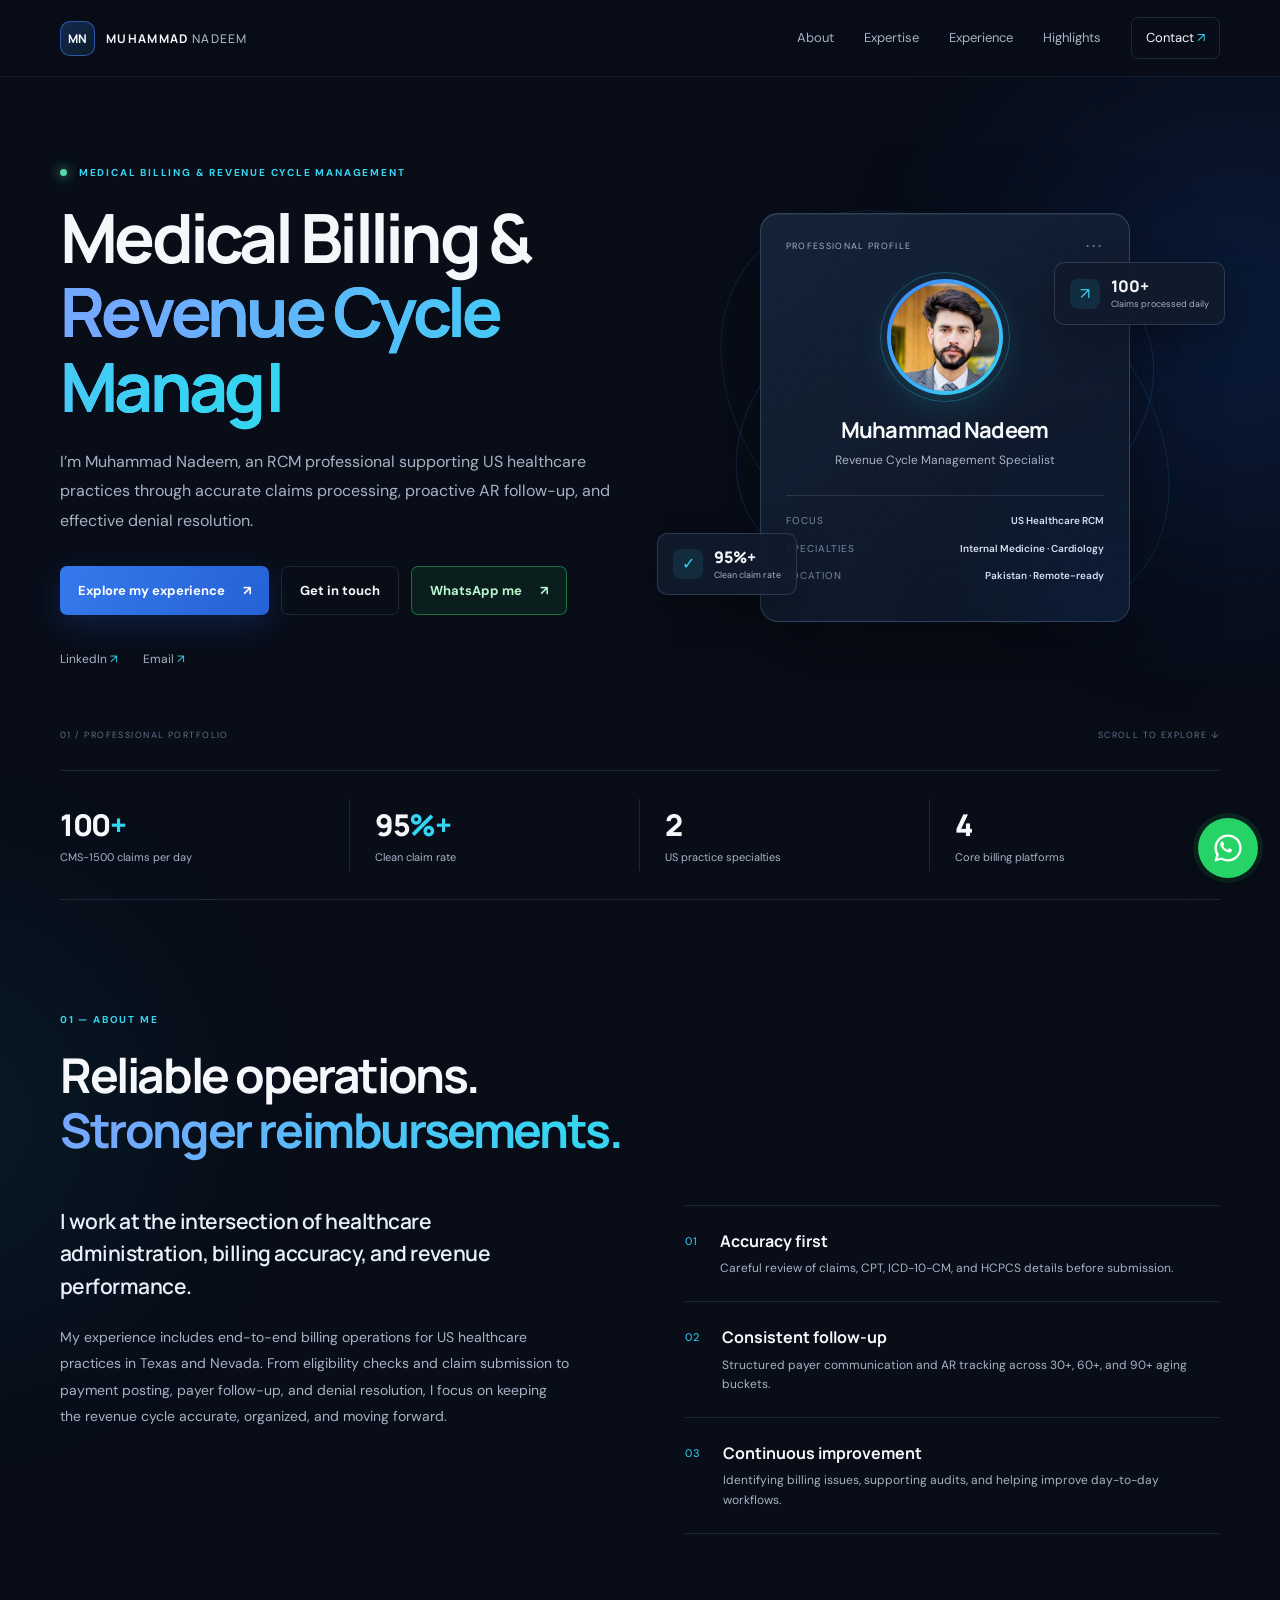
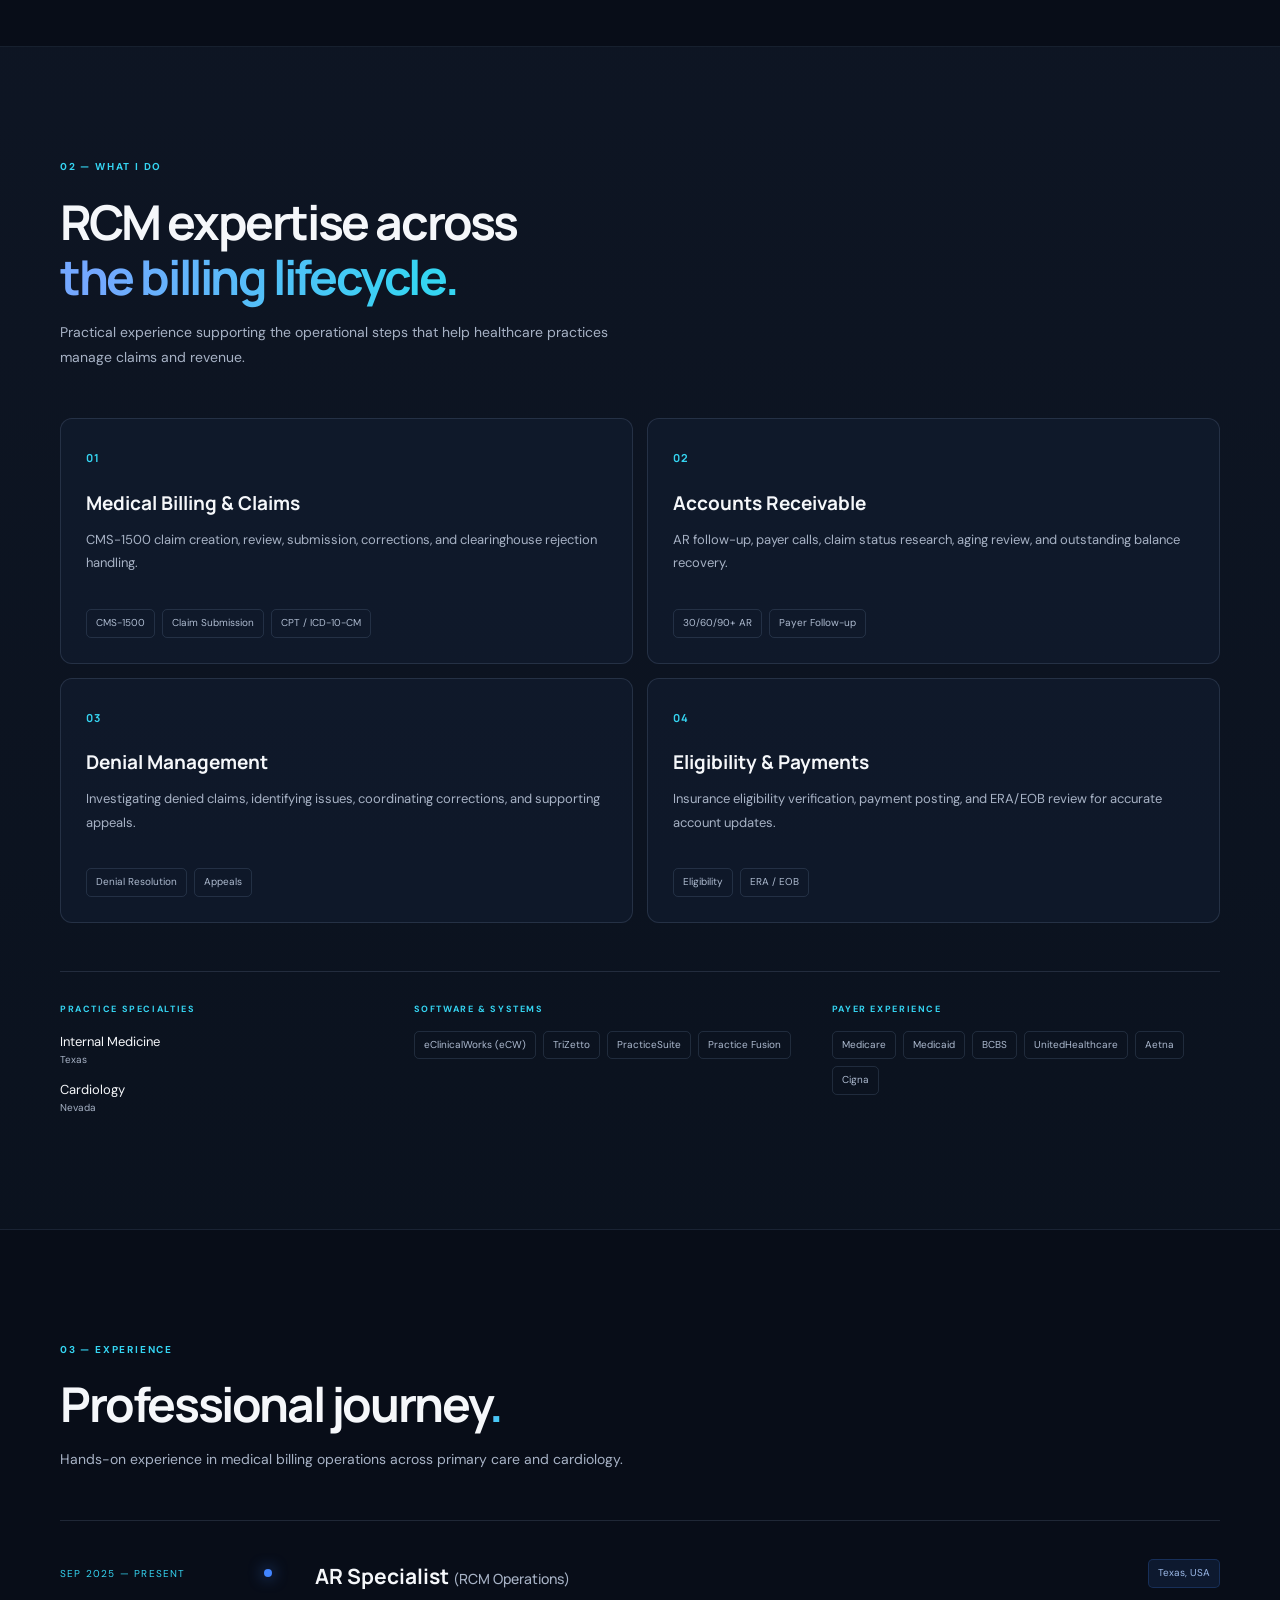
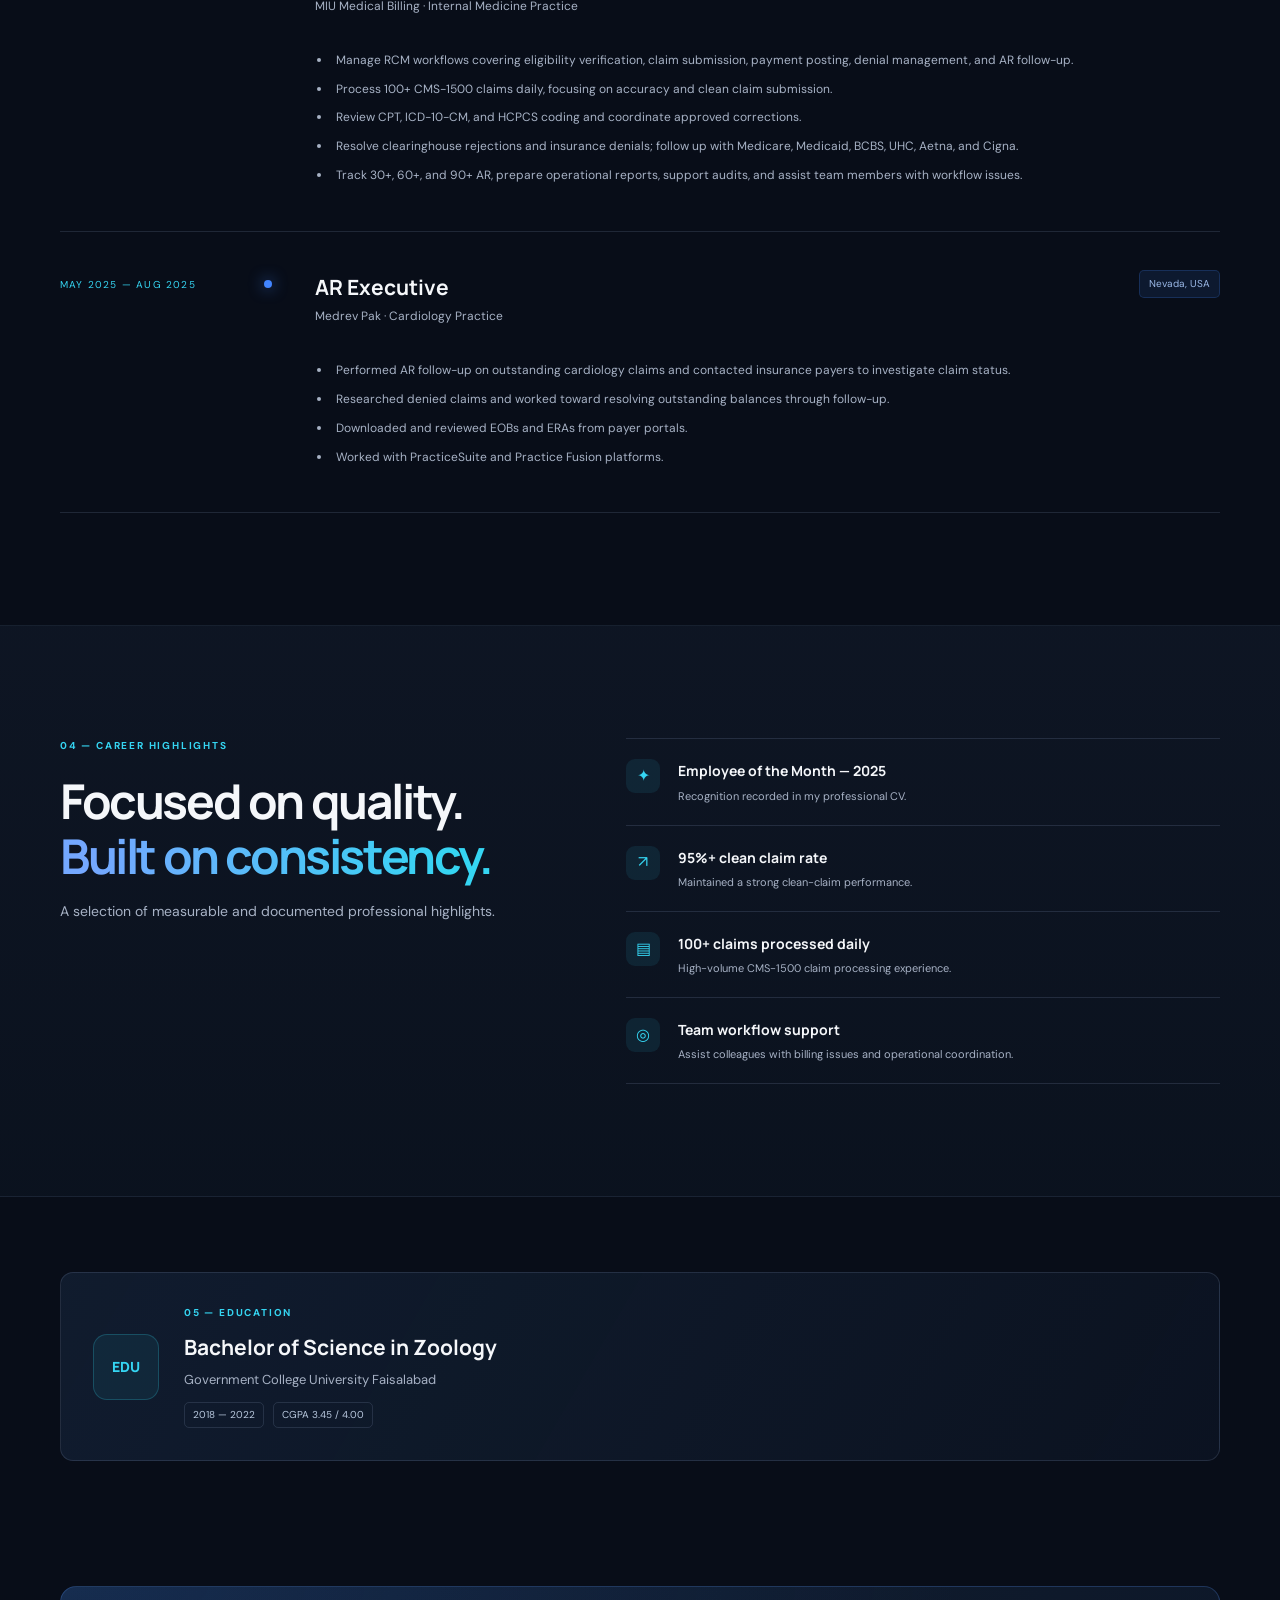
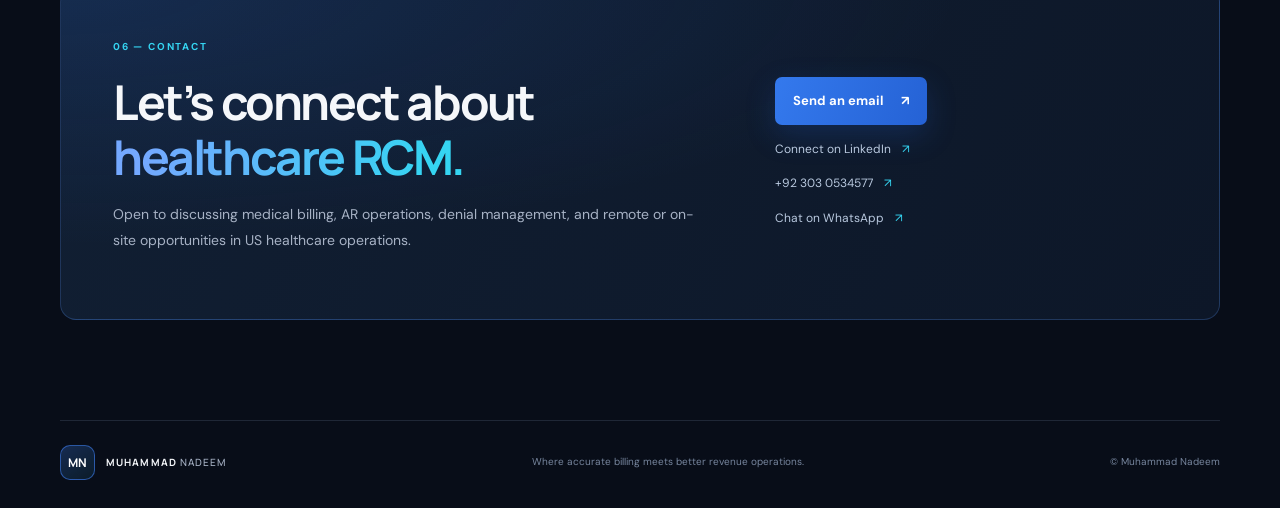
<file: index.html>
<!doctype html>
<html lang="en">
<head>
  <meta charset="utf-8">
  <meta name="viewport" content="width=device-width, initial-scale=1">
  <meta name="theme-color" content="#080d18">
  <meta name="description" content="Muhammad Nadeem is a Revenue Cycle Management specialist experienced in US medical billing, AR management, denial resolution, and end-to-end RCM operations.">
  <meta name="author" content="Muhammad Nadeem">
  <meta property="og:type" content="website">
  <meta property="og:title" content="Muhammad Nadeem | RCM Specialist">
  <meta property="og:description" content="Medical Billing, AR Management, Denial Resolution and Revenue Cycle Operations.">
  <meta property="og:image" content="assets/favicon/ri-mark.svg">
  <title>Muhammad Nadeem | RCM Specialist</title>
  <link rel="icon" type="image/svg+xml" href="assets/favicon/ri-mark.svg">
  <link rel="preconnect" href="https://fonts.googleapis.com">
  <link rel="preconnect" href="https://fonts.gstatic.com" crossorigin>
  <link href="https://fonts.googleapis.com/css2?family=DM+Sans:wght@400;500;600;700&family=Manrope:wght@400;500;600;700;800&display=swap" rel="stylesheet">
  <link rel="stylesheet" href="style.css">
  <script src="script.js" defer></script>
</head>
<body>
  <div class="ambient ambient-one" aria-hidden="true"></div>
  <div class="ambient ambient-two" aria-hidden="true"></div>
  <header class="site-header">
    <nav class="nav shell" aria-label="Main navigation">
      <a class="brand" href="#home" aria-label="Muhammad Nadeem home"><span class="brand-mark">MN</span><span>MUHAMMAD <b>NADEEM</b></span></a>
      <button class="menu-toggle" type="button" aria-label="Open navigation menu" aria-expanded="false" aria-controls="nav-links">
        <span></span><span></span><span></span>
      </button>
      <div class="nav-links" id="nav-links">
        <a href="#about">About</a><a href="#expertise">Expertise</a><a href="#experience">Experience</a><a href="#highlights">Highlights</a><a class="nav-cta" href="#contact">Contact <span>↗</span></a>
      </div>
    </nav>
  </header>

  <main>
    <section class="hero shell section" id="home">
      <div class="hero-copy">
        <p class="eyebrow"><span class="status-dot"></span> MEDICAL BILLING &amp; REVENUE CYCLE MANAGEMENT</p>
        <h1>Medical Billing &amp; <span class="typed-wrap"><span id="typed-word">Revenue Cycle Management</span><span class="typing-cursor" aria-hidden="true">|</span></span></h1>
        <p class="hero-lead">I’m Muhammad Nadeem, an RCM professional supporting US healthcare practices through accurate claims processing, proactive AR follow-up, and effective denial resolution.</p>
        <div class="hero-actions">
          <a class="button button-primary" href="#experience">Explore my experience <span>↗</span></a>
          <a class="button button-quiet" href="#contact">Get in touch</a>
          <a class="button button-whatsapp" href="https://wa.me/923030534577?text=Hello%20Muhammad%2C%20I%20am%20interested%20in%20your%20medical%20billing%20services." target="_blank" rel="noopener noreferrer">WhatsApp me <span>↗</span></a>
        </div>
        <div class="social-links">
          <a href="https://www.linkedin.com/in/muhammad-nadeem-297510421/" target="_blank" rel="noopener noreferrer">LinkedIn <span>↗</span></a>
          <a href="mailto:nadeemscientist44@gmail.com" data-email-link>Email <span>↗</span></a>
        </div>
      </div>
      <div class="hero-visual" aria-label="Professional summary">
        <div class="orbit orbit-a"></div><div class="orbit orbit-b"></div>
        <div class="profile-card">
          <div class="profile-top"><span class="mini-label">PROFESSIONAL PROFILE</span><span class="card-dots">•••</span></div>
          <div class="profile-photo-wrap"><span class="photo-fallback">MN</span><img class="profile-photo" src="assets/profile-photo.jpg" alt="Professional profile photo of Muhammad Nadeem" onerror="this.style.display='none'"></div>
          <h2>Muhammad Nadeem</h2>
          <p>Revenue Cycle Management Specialist</p>
          <div class="profile-divider"></div>
          <div class="profile-meta"><span>FOCUS</span><strong>US Healthcare RCM</strong></div>
          <div class="profile-meta"><span>SPECIALTIES</span><strong>Internal Medicine · Cardiology</strong></div>
          <div class="profile-meta"><span>LOCATION</span><strong>Pakistan · Remote-ready</strong></div>
          <div class="profile-glow"></div>
        </div>
        <div class="floating-chip chip-top"><span class="chip-icon">↗</span><span><b>100+</b><small>Claims processed daily</small></span></div>
        <div class="floating-chip chip-bottom"><span class="chip-icon">✓</span><span><b>95%+</b><small>Clean claim rate</small></span></div>
      </div>
      <div class="hero-bottom"><span>01 / PROFESSIONAL PORTFOLIO</span><span>SCROLL TO EXPLORE ↓</span></div>
    </section>

    <section class="metrics shell" aria-label="Career highlights">
      <div class="metric"><strong>100<span>+</span></strong><p>CMS-1500 claims per day</p></div>
      <div class="metric"><strong>95<span>%+</span></strong><p>Clean claim rate</p></div>
      <div class="metric"><strong>2</strong><p>US practice specialties</p></div>
      <div class="metric"><strong>4</strong><p>Core billing platforms</p></div>
    </section>

    <section class="section shell" id="about">
      <div class="section-heading"><p class="eyebrow">01 — ABOUT ME</p><h2>Reliable operations.<br><span>Stronger reimbursements.</span></h2></div>
      <div class="about-grid">
        <div class="about-intro"><p class="large-copy">I work at the intersection of healthcare administration, billing accuracy, and revenue performance.</p><p>My experience includes end-to-end billing operations for US healthcare practices in Texas and Nevada. From eligibility checks and claim submission to payment posting, payer follow-up, and denial resolution, I focus on keeping the revenue cycle accurate, organized, and moving forward.</p></div>
        <div class="about-side">
          <div class="principle"><span class="principle-number">01</span><div><h3>Accuracy first</h3><p>Careful review of claims, CPT, ICD-10-CM, and HCPCS details before submission.</p></div></div>
          <div class="principle"><span class="principle-number">02</span><div><h3>Consistent follow-up</h3><p>Structured payer communication and AR tracking across 30+, 60+, and 90+ aging buckets.</p></div></div>
          <div class="principle"><span class="principle-number">03</span><div><h3>Continuous improvement</h3><p>Identifying billing issues, supporting audits, and helping improve day-to-day workflows.</p></div></div>
        </div>
      </div>
    </section>

    <section class="section section-panel" id="expertise">
      <div class="shell">
        <div class="section-heading"><p class="eyebrow">02 — WHAT I DO</p><h2>RCM expertise across<br><span>the billing lifecycle.</span></h2><p class="section-subtitle">Practical experience supporting the operational steps that help healthcare practices manage claims and revenue.</p></div>
        <div class="service-grid">
          <article class="service-card"><span class="service-icon">01</span><h3>Medical Billing &amp; Claims</h3><p>CMS-1500 claim creation, review, submission, corrections, and clearinghouse rejection handling.</p><div class="tag-row"><span>CMS-1500</span><span>Claim Submission</span><span>CPT / ICD-10-CM</span></div></article>
          <article class="service-card"><span class="service-icon">02</span><h3>Accounts Receivable</h3><p>AR follow-up, payer calls, claim status research, aging review, and outstanding balance recovery.</p><div class="tag-row"><span>30/60/90+ AR</span><span>Payer Follow-up</span></div></article>
          <article class="service-card"><span class="service-icon">03</span><h3>Denial Management</h3><p>Investigating denied claims, identifying issues, coordinating corrections, and supporting appeals.</p><div class="tag-row"><span>Denial Resolution</span><span>Appeals</span></div></article>
          <article class="service-card"><span class="service-icon">04</span><h3>Eligibility &amp; Payments</h3><p>Insurance eligibility verification, payment posting, and ERA/EOB review for accurate account updates.</p><div class="tag-row"><span>Eligibility</span><span>ERA / EOB</span></div></article>
        </div>
        <div class="expertise-lower">
          <div class="expertise-block"><p class="eyebrow">PRACTICE SPECIALTIES</p><div class="specialty-list"><span>Internal Medicine <small>Texas</small></span><span>Cardiology <small>Nevada</small></span></div></div>
          <div class="expertise-block"><p class="eyebrow">SOFTWARE &amp; SYSTEMS</p><div class="skill-cloud"><span>eClinicalWorks (eCW)</span><span>TriZetto</span><span>PracticeSuite</span><span>Practice Fusion</span></div></div>
          <div class="expertise-block"><p class="eyebrow">PAYER EXPERIENCE</p><div class="skill-cloud"><span>Medicare</span><span>Medicaid</span><span>BCBS</span><span>UnitedHealthcare</span><span>Aetna</span><span>Cigna</span></div></div>
        </div>
      </div>
    </section>

    <section class="section shell" id="experience">
      <div class="section-heading"><p class="eyebrow">03 — EXPERIENCE</p><h2>Professional journey<span>.</span></h2><p class="section-subtitle">Hands-on experience in medical billing operations across primary care and cardiology.</p></div>
      <div class="timeline">
        <article class="timeline-item">
          <div class="timeline-date"><span>SEP 2025 — PRESENT</span><i></i></div>
          <div class="timeline-content"><div class="job-top"><div><h3>AR Specialist <span>(RCM Operations)</span></h3><p class="company">MIU Medical Billing · Internal Medicine Practice</p></div><span class="location-pill">Texas, USA</span></div>
            <ul><li>Manage RCM workflows covering eligibility verification, claim submission, payment posting, denial management, and AR follow-up.</li><li>Process 100+ CMS-1500 claims daily, focusing on accuracy and clean claim submission.</li><li>Review CPT, ICD-10-CM, and HCPCS coding and coordinate approved corrections.</li><li>Resolve clearinghouse rejections and insurance denials; follow up with Medicare, Medicaid, BCBS, UHC, Aetna, and Cigna.</li><li>Track 30+, 60+, and 90+ AR, prepare operational reports, support audits, and assist team members with workflow issues.</li></ul>
          </div>
        </article>
        <article class="timeline-item">
          <div class="timeline-date"><span>MAY 2025 — AUG 2025</span><i></i></div>
          <div class="timeline-content"><div class="job-top"><div><h3>AR Executive</h3><p class="company">Medrev Pak · Cardiology Practice</p></div><span class="location-pill">Nevada, USA</span></div>
            <ul><li>Performed AR follow-up on outstanding cardiology claims and contacted insurance payers to investigate claim status.</li><li>Researched denied claims and worked toward resolving outstanding balances through follow-up.</li><li>Downloaded and reviewed EOBs and ERAs from payer portals.</li><li>Worked with PracticeSuite and Practice Fusion platforms.</li></ul>
          </div>
        </article>
      </div>
    </section>

    <section class="section section-panel" id="highlights">
      <div class="shell highlight-grid">
        <div><p class="eyebrow">04 — CAREER HIGHLIGHTS</p><h2>Focused on quality.<br><span>Built on consistency.</span></h2><p class="section-subtitle">A selection of measurable and documented professional highlights.</p></div>
        <div class="achievement-list">
          <div class="achievement"><span class="achievement-icon">✦</span><div><h3>Employee of the Month — 2025</h3><p>Recognition recorded in my professional CV.</p></div></div>
          <div class="achievement"><span class="achievement-icon">↗</span><div><h3>95%+ clean claim rate</h3><p>Maintained a strong clean-claim performance.</p></div></div>
          <div class="achievement"><span class="achievement-icon">▤</span><div><h3>100+ claims processed daily</h3><p>High-volume CMS-1500 claim processing experience.</p></div></div>
          <div class="achievement"><span class="achievement-icon">◎</span><div><h3>Team workflow support</h3><p>Assist colleagues with billing issues and operational coordination.</p></div></div>
        </div>
      </div>
    </section>

    <section class="section shell education-section" id="education">
      <div class="education-card"><div class="education-symbol">EDU</div><div><p class="eyebrow">05 — EDUCATION</p><h2>Bachelor of Science in Zoology</h2><p>Government College University Faisalabad</p><div class="education-meta"><span>2018 — 2022</span><span>CGPA 3.45 / 4.00</span></div></div></div>
    </section>

    <section class="section shell contact-section" id="contact">
      <div class="contact-card"><div><p class="eyebrow">06 — CONTACT</p><h2>Let’s connect about<br><span>healthcare RCM.</span></h2><p class="section-subtitle">Open to discussing medical billing, AR operations, denial management, and remote or on-site opportunities in US healthcare operations.</p></div>
        <div class="contact-actions"><a class="button button-primary" href="mailto:nadeemscientist44@gmail.com" data-email-link>Send an email <span>↗</span></a><a class="contact-link" href="https://www.linkedin.com/in/muhammad-nadeem-297510421/" target="_blank" rel="noopener noreferrer">Connect on LinkedIn <span>↗</span></a><a class="contact-link" href="tel:+923030534577" data-phone-link>+92 303 0534577 <span>↗</span></a><a class="contact-link" href="https://wa.me/923030534577?text=Hello%20Muhammad%2C%20I%20am%20interested%20in%20your%20medical%20billing%20services." target="_blank" rel="noopener noreferrer">Chat on WhatsApp <span>↗</span></a></div>
      </div>
    </section>
  </main>

  <footer class="footer shell"><a class="brand" href="#home"><span class="brand-mark">MN</span><span>MUHAMMAD <b>NADEEM</b></span></a><p>Where accurate billing meets better revenue operations.</p><span>© <span id="year"></span> Muhammad Nadeem</span></footer>
<a class="whatsapp-float" href="https://wa.me/923030534577?text=Hello%20Muhammad%2C%20I%20am%20interested%20in%20your%20medical%20billing%20services." target="_blank" rel="noopener noreferrer" aria-label="Contact Muhammad Nadeem on WhatsApp">
    <svg viewBox="0 0 32 32" aria-hidden="true"><path fill="currentColor" d="M19.11 17.21c-.27-.14-1.6-.79-1.85-.88-.25-.09-.43-.14-.61.14-.18.27-.7.88-.86 1.06-.16.18-.32.2-.59.07-.27-.14-1.14-.42-2.17-1.34-.8-.71-1.34-1.59-1.5-1.86-.16-.27-.02-.42.12-.56.12-.12.27-.32.41-.48.14-.16.18-.27.27-.45.09-.18.05-.34-.02-.48-.07-.14-.61-1.47-.84-2.01-.22-.53-.45-.46-.61-.47h-.52c-.18 0-.48.07-.73.34-.25.27-.96.93-.96 2.27s.98 2.63 1.12 2.81c.14.18 1.92 2.93 4.65 4.11.65.28 1.16.45 1.56.58.65.21 1.24.18 1.71.11.52-.08 1.6-.65 1.83-1.28.23-.63.23-1.17.16-1.28-.07-.11-.25-.18-.52-.32z"/><path fill="currentColor" d="M16.02 3.2C8.96 3.2 3.22 8.94 3.22 16c0 2.25.59 4.45 1.72 6.39L3.1 28.8l6.56-1.72a12.75 12.75 0 0 0 6.36 1.68h.01c7.06 0 12.8-5.74 12.8-12.8 0-3.42-1.33-6.63-3.75-9.05a12.72 12.72 0 0 0-9.06-3.71zm0 23.4h-.01a10.6 10.6 0 0 1-5.4-1.48l-.39-.23-3.89 1.02 1.04-3.79-.25-.39A10.58 10.58 0 0 1 5.5 16c0-5.8 4.72-10.52 10.53-10.52 2.81 0 5.45 1.1 7.44 3.09a10.45 10.45 0 0 1 3.08 7.44c0 5.8-4.72 10.53-10.53 10.53z"/></svg>
  </a>
</body>
</html>
</file>
<file: style.css>
:root {
  --bg: #080d18; --panel: #101827; --panel-2: #131f31; --text: #f5f7fa;
  --muted: #a7b2c5; --blue: #4285ff; --cyan: #35d5f2; --line: rgba(166,190,224,.15);
  --font: "DM Sans", sans-serif; --display: "Manrope", sans-serif;
}
* { box-sizing: border-box; }
html { scroll-behavior: smooth; scroll-padding-top: 90px; }
body { margin: 0; color: var(--text); background: var(--bg); font-family: var(--font); line-height: 1.65; overflow-x: hidden; }
body::before { content:""; position:fixed; inset:0; pointer-events:none; opacity:.17; z-index:-1; background-image:linear-gradient(rgba(130,160,210,.08) 1px,transparent 1px),linear-gradient(90deg,rgba(130,160,210,.08) 1px,transparent 1px); background-size:64px 64px; mask-image:linear-gradient(to bottom,black,transparent 75%); }
a { color:inherit; text-decoration:none; }
button, a { -webkit-tap-highlight-color: transparent; }
a:focus-visible, button:focus-visible { outline:2px solid var(--cyan); outline-offset:4px; border-radius:5px; }
.shell { width:min(1160px, calc(100% - 48px)); margin-inline:auto; }
.ambient { position:absolute; width:440px; height:440px; border-radius:50%; filter:blur(110px); opacity:.15; pointer-events:none; z-index:-1; }
.ambient-one { background:#1765e9; top:100px; right:-180px; }
.ambient-two { background:#08a7c7; top:900px; left:-280px; opacity:.08; }
.site-header { position:sticky; top:0; z-index:20; border-bottom:1px solid rgba(166,190,224,.09); background:rgba(8,13,24,.82); backdrop-filter:blur(18px); }
.nav { min-height:76px; display:flex; align-items:center; justify-content:space-between; gap:24px; }
.brand { display:inline-flex; align-items:center; gap:11px; font:700 12px var(--display); letter-spacing:.11em; }
.brand b { color:var(--muted); font-weight:500; }
.brand-mark { display:grid; place-items:center; width:35px; height:35px; border:1px solid rgba(66,133,255,.55); border-radius:10px; color:#fff; background:linear-gradient(145deg,rgba(66,133,255,.25),rgba(53,213,242,.08)); letter-spacing:0; font-size:12px; }
.nav-links { display:flex; align-items:center; gap:30px; color:var(--muted); font-size:13px; }
.nav-links a { transition:color .2s ease; }
.nav-links a:hover { color:var(--text); }
.nav-links .nav-cta { color:var(--text); border:1px solid var(--line); border-radius:7px; padding:9px 14px; }
.nav-cta span, .social-links span { color:var(--cyan); }
.menu-toggle { display:none; border:1px solid var(--line); background:transparent; color:white; border-radius:8px; padding:9px; }
.menu-toggle span { display:block; width:19px; height:2px; background:#fff; margin:4px; transition:.2s; }
.section { padding-top:112px; padding-bottom:112px; }
.hero { min-height:650px; display:grid; grid-template-columns:1.05fr .95fr; align-items:center; position:relative; padding-top:88px; padding-bottom:100px; }
.hero-copy { max-width:610px; position:relative; z-index:2; }
.eyebrow { color:var(--cyan); font-size:10px; font-weight:700; letter-spacing:.18em; margin:0 0 18px; }
.status-dot { display:inline-block; width:7px; height:7px; border-radius:50%; background:#58d6a3; margin-right:8px; box-shadow:0 0 12px #58d6a3; }
h1,h2,h3,p { margin-top:0; }
h1,h2,h3 { font-family:var(--display); }
h1 { font-size:clamp(42px,5.4vw,68px); line-height:1.1; letter-spacing:-.055em; margin-bottom:23px; max-width:700px; }
h1 span, .section-heading h2 span, .highlight-grid h2 span, .contact-card h2 span { background:linear-gradient(100deg,#74a8ff 10%,#35d5f2 90%); -webkit-background-clip:text; background-clip:text; color:transparent; }
.hero-lead { color:var(--muted); font-size:16px; max-width:560px; line-height:1.85; }
.hero-actions { display:flex; flex-wrap:wrap; gap:12px; margin-top:30px; }
.button { display:inline-flex; align-items:center; justify-content:center; gap:18px; padding:13px 18px; border-radius:7px; font-size:13px; font-weight:700; transition:transform .2s,box-shadow .2s,border-color .2s; }
.button:hover { transform:translateY(-2px); }
.button-primary { background:linear-gradient(110deg,#3479ed,#2562d5); color:#fff; box-shadow:0 10px 30px rgba(37,98,213,.22); }
.button-primary:hover { box-shadow:0 12px 34px rgba(37,98,213,.35); }
.button-quiet { border:1px solid var(--line); color:var(--text); }
.social-links { display:flex; gap:25px; margin-top:35px; font-size:12px; color:var(--muted); }
.hero-visual { min-height:440px; display:grid; place-items:center; position:relative; }
.profile-card { width:min(370px,82%); min-height:360px; padding:25px; border:1px solid rgba(139,177,232,.25); border-radius:18px; background:linear-gradient(145deg,rgba(22,37,59,.95),rgba(13,22,37,.88)); box-shadow:0 30px 90px rgba(0,0,0,.35),inset 0 1px rgba(255,255,255,.06); position:relative; overflow:hidden; z-index:2; }
.profile-top { display:flex; justify-content:space-between; color:var(--muted); font-size:9px; letter-spacing:.15em; }
.card-dots { color:#6c7d98; letter-spacing:3px; }
.monogram { display:grid; place-items:center; width:86px; height:86px; margin:35px 0 20px; border-radius:24px; font:800 30px var(--display); letter-spacing:-.07em; background:linear-gradient(145deg,rgba(66,133,255,.32),rgba(53,213,242,.13)); border:1px solid rgba(86,166,255,.4); box-shadow:0 0 45px rgba(66,133,255,.13); }
.profile-card h2 { font-size:22px; margin-bottom:3px; letter-spacing:-.04em; }
.profile-card>p { color:var(--muted); font-size:12px; margin-bottom:24px; }
.profile-divider { height:1px; background:var(--line); margin-bottom:17px; }
.profile-meta { display:flex; justify-content:space-between; gap:10px; margin:11px 0; font-size:10px; }
.profile-meta span { color:#7889a3; letter-spacing:.1em; }
.profile-meta strong { text-align:right; font-weight:600; color:#dbe5f4; }
.profile-glow { position:absolute; width:180px; height:180px; border-radius:50%; background:#2676ff; filter:blur(90px); opacity:.18; right:-90px; bottom:-100px; }
.orbit { position:absolute; border:1px solid rgba(75,143,255,.18); border-radius:50%; transform:rotate(-25deg); }
.orbit-a { width:440px; height:300px; }
.orbit-b { width:500px; height:350px; transform:rotate(38deg); border-color:rgba(53,213,242,.12); }
.floating-chip { position:absolute; z-index:3; display:flex; align-items:center; gap:11px; padding:12px 15px; border:1px solid rgba(154,185,228,.2); border-radius:10px; background:rgba(16,27,44,.94); box-shadow:0 15px 40px rgba(0,0,0,.28); }
.chip-top { top:65px; right:-5px; }.chip-bottom { bottom:42px; left:-12px; }
.chip-icon { display:grid; place-items:center; width:30px; height:30px; border-radius:8px; color:var(--cyan); background:rgba(53,213,242,.1); }
.floating-chip b,.floating-chip small { display:block; }.floating-chip b { font:800 16px var(--display); }.floating-chip small { color:var(--muted); font-size:9px; }
.hero-bottom { position:absolute; bottom:27px; left:0; right:0; display:flex; justify-content:space-between; color:#62718a; font-size:9px; letter-spacing:.16em; }
.metrics { display:grid; grid-template-columns:repeat(4,1fr); border-top:1px solid var(--line); border-bottom:1px solid var(--line); padding:28px 0; }
.metric { padding:5px 25px; border-right:1px solid var(--line); }.metric:first-child { padding-left:0; }.metric:last-child { border:0; }
.metric strong { font:800 30px var(--display); letter-spacing:-.05em; }.metric strong span { color:var(--cyan); }
.metric p { color:var(--muted); font-size:11px; margin:3px 0 0; }
.section-heading { margin-bottom:48px; }
.section-heading h2,.highlight-grid h2,.contact-card h2 { font-size:clamp(32px,4vw,48px); line-height:1.15; letter-spacing:-.05em; margin:0 0 16px; }
.section-subtitle { color:var(--muted); max-width:590px; font-size:14px; line-height:1.8; }
.about-grid { display:grid; grid-template-columns:1fr 1fr; gap:90px; }
.about-intro p { color:var(--muted); font-size:14px; line-height:1.9; max-width:510px; }
.about-intro .large-copy { color:#e9f0fb; font:600 21px/1.55 var(--display); letter-spacing:-.025em; }
.about-side { border-top:1px solid var(--line); }
.principle { display:flex; gap:22px; padding:22px 0; border-bottom:1px solid var(--line); }
.principle-number { color:var(--cyan); font-size:11px; letter-spacing:.1em; padding-top:4px; }
.principle h3 { font-size:16px; margin-bottom:5px; }.principle p { color:var(--muted); font-size:12px; margin:0; }
.section-panel { background:linear-gradient(180deg,rgba(16,24,39,.8),rgba(12,20,33,.8)); border-top:1px solid rgba(166,190,224,.08); border-bottom:1px solid rgba(166,190,224,.08); }
.service-grid { display:grid; grid-template-columns:repeat(2,1fr); gap:14px; }
.service-card { background:rgba(17,29,47,.72); border:1px solid var(--line); border-radius:12px; padding:25px; transition:transform .25s,border-color .25s; }
.service-card:hover { transform:translateY(-4px); border-color:rgba(66,133,255,.48); }
.service-icon { color:var(--cyan); font:700 11px var(--display); letter-spacing:.1em; }
.service-card h3 { font-size:19px; margin:17px 0 9px; }.service-card p { color:var(--muted); font-size:13px; line-height:1.8; min-height:68px; }
.tag-row,.skill-cloud { display:flex; flex-wrap:wrap; gap:7px; }.tag-row span,.skill-cloud span { border:1px solid rgba(145,172,211,.16); border-radius:5px; color:#aebbd0; padding:5px 9px; font-size:10px; }
.expertise-lower { display:grid; grid-template-columns:1fr 1.2fr 1.2fr; gap:30px; margin-top:48px; padding-top:30px; border-top:1px solid var(--line); }
.expertise-block .eyebrow { font-size:9px; margin-bottom:14px; }
.specialty-list { display:grid; gap:10px; font-size:13px; }.specialty-list small { color:var(--muted); display:block; font-size:10px; }
.timeline { border-top:1px solid var(--line); }
.timeline-item { display:grid; grid-template-columns:220px 1fr; gap:35px; padding:38px 0; border-bottom:1px solid var(--line); }
.timeline-date { display:flex; align-items:flex-start; justify-content:space-between; color:var(--cyan); font-size:10px; letter-spacing:.12em; padding-top:7px; }
.timeline-date i { display:block; width:8px; height:8px; border-radius:50%; background:var(--blue); box-shadow:0 0 15px rgba(66,133,255,.8); margin:3px 8px 0 15px; }
.job-top { display:flex; align-items:flex-start; justify-content:space-between; gap:20px; }
.job-top h3 { font-size:21px; margin-bottom:3px; }.job-top h3 span { color:var(--muted); font-size:14px; font-weight:500; }
.company { color:var(--muted); font-size:12px; }.location-pill { color:#9cb9e8; background:rgba(66,133,255,.1); border:1px solid rgba(66,133,255,.2); padding:5px 9px; border-radius:5px; font-size:10px; white-space:nowrap; }
.timeline-content ul { padding-left:17px; margin:20px 0 0; color:var(--muted); font-size:12px; line-height:1.9; }.timeline-content li { padding-left:4px; margin:6px 0; }
.highlight-grid { display:grid; grid-template-columns:.9fr 1.1fr; gap:80px; align-items:start; }
.achievement-list { border-top:1px solid var(--line); }
.achievement { display:flex; gap:18px; padding:20px 0; border-bottom:1px solid var(--line); }.achievement-icon { display:grid; place-items:center; flex:0 0 34px; height:34px; border-radius:9px; color:var(--cyan); background:rgba(53,213,242,.09); }
.achievement h3 { font-size:14px; margin:0 0 4px; }.achievement p { color:var(--muted); font-size:11px; margin:0; }
.education-section { padding-top:75px; padding-bottom:75px; }
.education-card { display:flex; align-items:center; gap:25px; padding:32px; border:1px solid var(--line); border-radius:13px; background:linear-gradient(120deg,rgba(19,32,52,.8),rgba(13,22,37,.7)); }
.education-symbol { display:grid; place-items:center; flex:0 0 66px; height:66px; border-radius:14px; color:var(--cyan); border:1px solid rgba(53,213,242,.22); background:rgba(53,213,242,.07); font:800 14px var(--display); }
.education-card .eyebrow { margin-bottom:8px; }.education-card h2 { font-size:21px; margin-bottom:4px; }.education-card p:not(.eyebrow) { color:var(--muted); font-size:13px; margin-bottom:12px; }
.education-meta { display:flex; flex-wrap:wrap; gap:9px; }.education-meta span { font-size:10px; color:#b9c9df; border:1px solid var(--line); border-radius:5px; padding:4px 8px; }
.contact-section { padding-top:50px; padding-bottom:100px; }
.contact-card { display:grid; grid-template-columns:1fr .65fr; gap:60px; align-items:center; padding:52px; border:1px solid rgba(83,145,237,.25); border-radius:16px; background:radial-gradient(ellipse at 0 0,rgba(44,105,210,.18),transparent 55%),linear-gradient(120deg,#111f33,#0d1728); }
.contact-card h2 { margin-bottom:18px; }.contact-actions { display:grid; gap:15px; justify-items:start; }.contact-link { color:#b9c9df; font-size:12px; }.contact-link span { color:var(--cyan); margin-left:8px; }
.footer { display:flex; align-items:center; justify-content:space-between; gap:20px; border-top:1px solid var(--line); padding-top:24px; padding-bottom:28px; color:#77869e; font-size:10px; }.footer p { margin:0; }.footer .brand { color:var(--text); font-size:10px; }
@media (max-width:900px) {
  .nav-links { gap:17px; }.hero { grid-template-columns:1fr .85fr; }.hero-visual { transform:scale(.9); }.about-grid { gap:45px; }.expertise-lower { grid-template-columns:1fr 1fr; }.expertise-block:last-child { grid-column:1/-1; }.highlight-grid { gap:40px; }
}
@media (max-width:700px) {
  .shell { width:min(100% - 36px,560px); }.section { padding-top:78px; padding-bottom:78px; }
  .menu-toggle { display:block; }.nav { min-height:68px; }.nav-links { display:none; position:absolute; top:68px; left:0; right:0; padding:18px 24px 24px; background:rgba(8,13,24,.98); border-bottom:1px solid var(--line); flex-direction:column; align-items:stretch; gap:0; }.nav-links.open { display:flex; }.nav-links a { padding:12px 4px; }.nav-links .nav-cta { margin-top:8px; text-align:center; }
  .hero { display:flex; flex-direction:column; align-items:stretch; padding-top:75px; padding-bottom:75px; min-height:auto; }.hero-copy { max-width:none; }.hero-visual { min-height:400px; margin-top:24px; transform:none; }.profile-card { width:min(350px,82%); }.orbit-a { width:350px; }.orbit-b { width:390px; }.chip-top { right:0; top:45px; }.chip-bottom { left:0; bottom:25px; }.hero-bottom { bottom:20px; font-size:8px; }
  .metrics { grid-template-columns:repeat(2,1fr); row-gap:22px; }.metric { padding:0 15px; }.metric:nth-child(2) { border:0; }.metric:nth-child(3) { padding-left:0; }.metric strong { font-size:26px; }
  .about-grid,.highlight-grid { grid-template-columns:1fr; gap:35px; }.service-grid { grid-template-columns:1fr; }.service-card p { min-height:0; }.expertise-lower { grid-template-columns:1fr; gap:24px; }.expertise-block:last-child { grid-column:auto; }
  .timeline-item { grid-template-columns:1fr; gap:12px; padding:28px 0; }.timeline-date { justify-content:flex-start; gap:12px; }.timeline-date i { order:-1; margin-left:0; }.job-top { flex-direction:column; gap:5px; }.location-pill { align-self:flex-start; }
  .education-card { align-items:flex-start; padding:24px; gap:17px; }.education-symbol { flex-basis:52px; height:52px; font-size:11px; }.education-card h2 { font-size:18px; }
  .contact-card { grid-template-columns:1fr; gap:28px; padding:30px 24px; }.footer { flex-wrap:wrap; }.footer p { order:3; flex-basis:100%; }
}
@media (max-width:390px) { .hero-actions { flex-direction:column; align-items:stretch; }.hero-actions .button { width:100%; }.floating-chip { padding:9px 10px; }.chip-top { right:-3px; }.chip-bottom { left:-3px; }.profile-card { padding:20px; }.profile-meta { font-size:9px; } }
@media (prefers-reduced-motion:reduce) {
  *,*::before,*::after { scroll-behavior:auto !important; animation-duration:.01ms !important; animation-iteration-count:1 !important; transition-duration:.01ms !important; }
}


/* Portfolio enhancement: profile photo, rotating headline and WhatsApp contact */
.typed-wrap { display:inline-block; min-height:1.12em; }
#typed-word { background:linear-gradient(100deg,#74a8ff 10%,#35d5f2 90%); -webkit-background-clip:text; background-clip:text; color:transparent; }
.typing-cursor { display:inline-block; margin-left:3px; color:var(--cyan); animation:cursorBlink .8s steps(2,start) infinite; }
@keyframes cursorBlink { to { visibility:hidden; } }
.button-whatsapp { border:1px solid rgba(37,211,102,.45); color:#b9f5cf; background:rgba(37,211,102,.09); }
.button-whatsapp:hover { border-color:#25d366; box-shadow:0 10px 30px rgba(37,211,102,.12); }
.profile-photo-wrap { width:116px; height:116px; margin:25px auto 17px; position:relative; border-radius:50%; padding:4px; background:linear-gradient(135deg,var(--blue),var(--cyan)); box-shadow:0 10px 35px rgba(53,213,242,.16); }
.profile-photo-wrap::after { content:""; position:absolute; inset:-7px; border:1px solid rgba(53,213,242,.28); border-radius:50%; }
.profile-photo,.photo-fallback { width:100%; height:100%; border-radius:50%; object-fit:cover; display:grid; place-items:center; }
.profile-photo { position:absolute; inset:4px; width:calc(100% - 8px); height:calc(100% - 8px); z-index:2; background:var(--panel-2); }
.photo-fallback { color:#fff; font:800 30px var(--display); background:linear-gradient(145deg,#245bb3,#10233d); }
.profile-card h2 { text-align:center; }
.profile-card > p { text-align:center; }
.whatsapp-float { position:fixed; right:22px; bottom:22px; z-index:50; width:60px; height:60px; display:grid; place-items:center; border-radius:50%; color:#fff; background:#25d366; box-shadow:0 8px 28px rgba(0,0,0,.35),0 0 0 5px rgba(37,211,102,.13); transition:transform .2s,box-shadow .2s; }
.whatsapp-float:hover { transform:translateY(-4px) scale(1.04); box-shadow:0 12px 34px rgba(37,211,102,.3); }
.whatsapp-float svg { width:34px; height:34px; }
@media(max-width:700px) { .whatsapp-float { width:56px; height:56px; right:16px; bottom:16px; } .typed-wrap { min-height:1.2em; } }
@media(prefers-reduced-motion:reduce) { .typing-cursor { animation:none; } }
</file>
